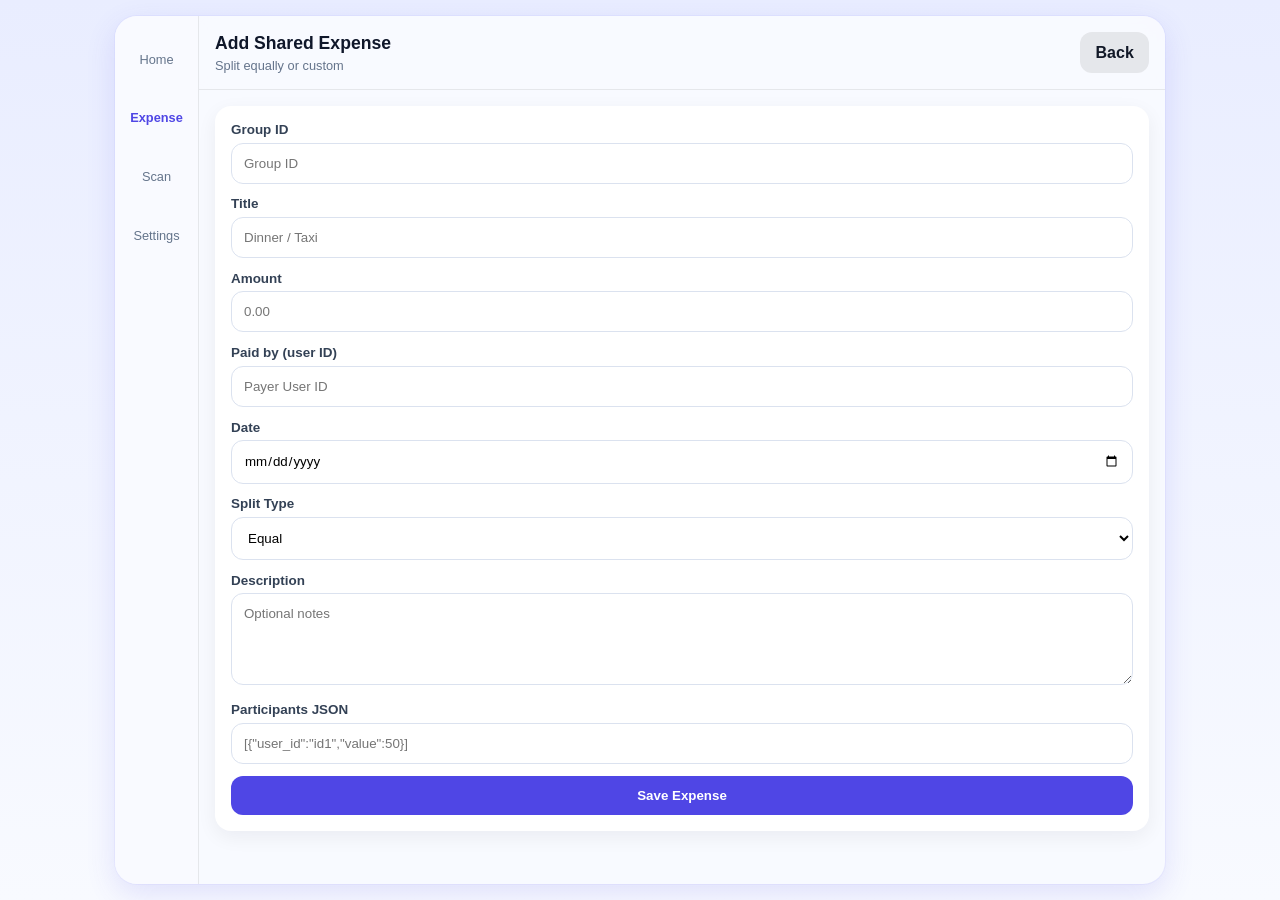
<file: paynest/frontend/add_expense.html>
<!DOCTYPE html>
<html lang="en">
<head>
  <meta charset="UTF-8" />
  <meta name="viewport" content="width=device-width, initial-scale=1.0" />
  <title>Add Expense</title>
  <link rel="stylesheet" href="css/styles.css" />
</head>
<body>
  <div class="mobile-app">
    <nav class="bottom-nav">
      <a href="dashboard.html">Home</a>
      <a class="active" href="add_expense.html">Expense</a>
      <a href="coming_soon.html">Scan</a>
      <a href="settings.html">Settings</a>
    </nav>

    <main class="app-main">
      <header class="app-header">
        <div>
          <div class="brand">Add Shared Expense</div>
          <div class="subtitle">Split equally or custom</div>
        </div>
        <a href="dashboard.html" class="btn">Back</a>
      </header>

      <section class="app-content">
        <form id="expense-form" class="card form-card" style="width:100%;">
          <label>Group ID</label>
          <input name="group_id" placeholder="Group ID" required />

          <label>Title</label>
          <input name="title" placeholder="Dinner / Taxi" required />

          <label>Amount</label>
          <input name="amount" type="number" step="0.01" placeholder="0.00" required />

          <label>Paid by (user ID)</label>
          <input name="paid_by" placeholder="Payer User ID" required />

          <label>Date</label>
          <input name="date" type="date" required />

          <label>Split Type</label>
          <select name="split_type">
            <option value="equal">Equal</option>
            <option value="percentage">Percentage</option>
            <option value="exact">Exact</option>
            <option value="share">Share-based</option>
          </select>

          <label>Description</label>
          <textarea name="description" placeholder="Optional notes"></textarea>

          <label>Participants JSON</label>
          <input name="participants" placeholder='[{"user_id":"id1","value":50}]' required />

          <button class="btn primary block" type="submit">Save Expense</button>
        </form>
      </section>
    </main>
  </div>

  <script src="js/expenses.js"></script>
</body>
</html>
</file>
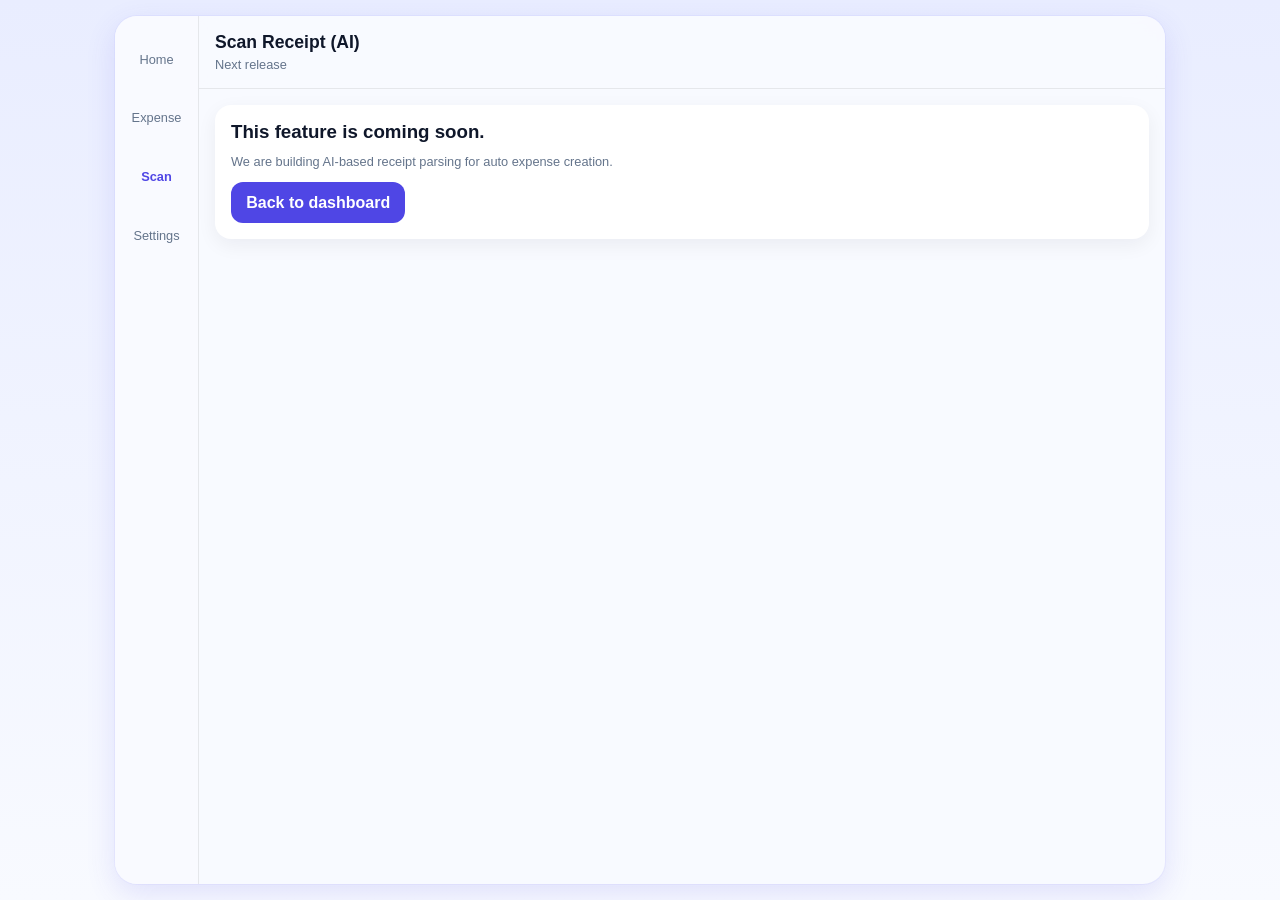
<file: paynest/frontend/coming_soon.html>
<!DOCTYPE html>
<html lang="en">
<head>
  <meta charset="UTF-8" />
  <meta name="viewport" content="width=device-width, initial-scale=1.0" />
  <title>Coming Soon</title>
  <link rel="stylesheet" href="css/styles.css" />
</head>
<body>
  <div class="mobile-app">
    <nav class="bottom-nav">
      <a href="dashboard.html">Home</a>
      <a href="add_expense.html">Expense</a>
      <a class="active" href="coming_soon.html">Scan</a>
      <a href="settings.html">Settings</a>
    </nav>

    <main class="app-main">
      <header class="app-header">
        <div>
          <div class="brand">Scan Receipt (AI)</div>
          <div class="subtitle">Next release</div>
        </div>
      </header>

      <section class="app-content">
        <div class="card">
          <h3>This feature is coming soon.</h3>
          <p class="subtitle">We are building AI-based receipt parsing for auto expense creation.</p>
          <a href="dashboard.html" class="btn primary">Back to dashboard</a>
        </div>
      </section>
    </main>
  </div>
</body>
</html>
</file>
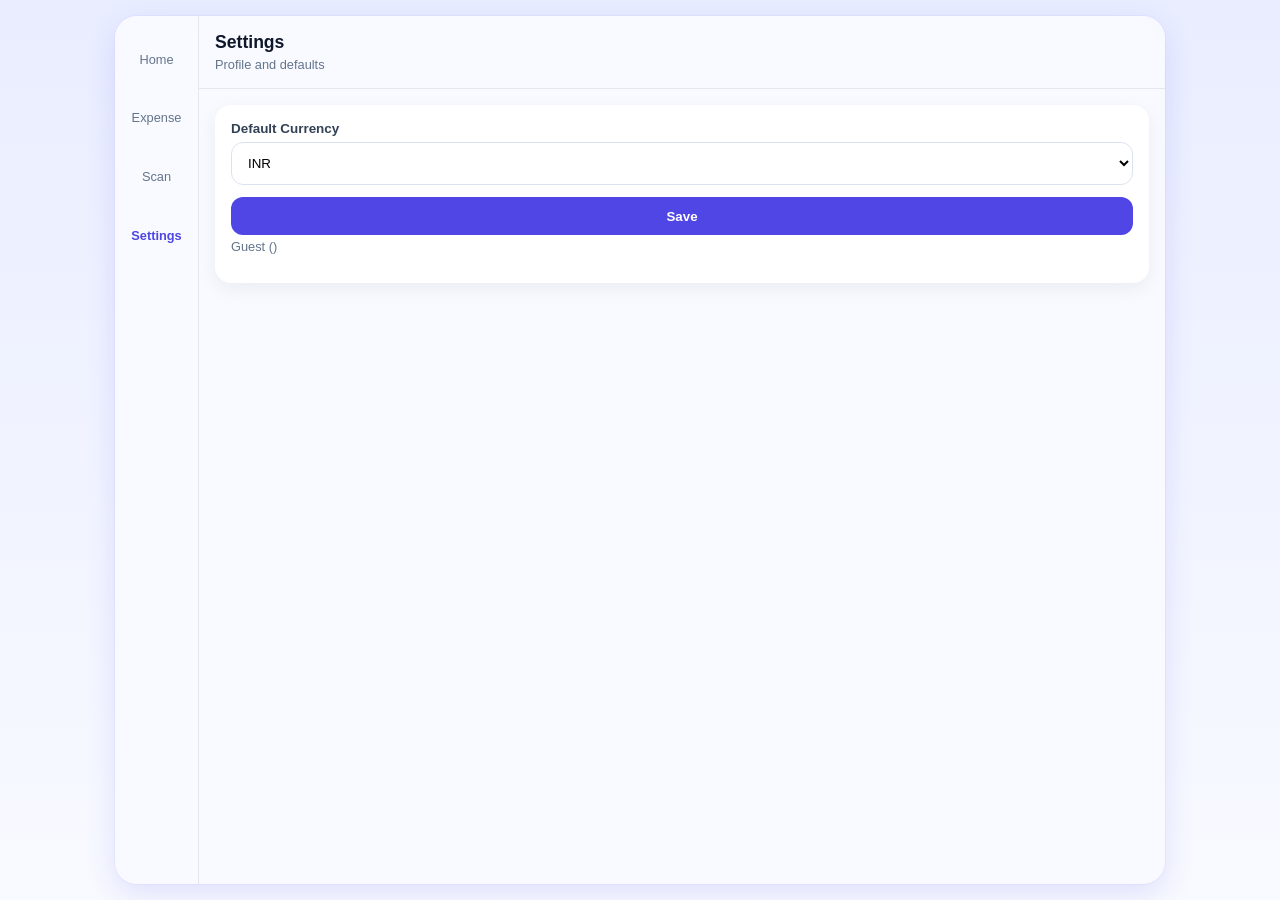
<file: paynest/frontend/settings.html>
<!DOCTYPE html>
<html lang="en">
<head>
  <meta charset="UTF-8" />
  <meta name="viewport" content="width=device-width, initial-scale=1.0" />
  <title>PayNest Settings</title>
  <link rel="stylesheet" href="css/styles.css" />
</head>
<body>
  <div class="mobile-app">
    <nav class="bottom-nav">
      <a href="dashboard.html">Home</a>
      <a href="add_expense.html">Expense</a>
      <a href="coming_soon.html">Scan</a>
      <a class="active" href="settings.html">Settings</a>
    </nav>

    <main class="app-main">
      <header class="app-header">
        <div>
          <div class="brand">Settings</div>
          <div class="subtitle">Profile and defaults</div>
        </div>
      </header>

      <section class="app-content">
        <div class="card form-card" style="width:100%;">
          <label>Default Currency</label>
          <select id="currency">
            <option>INR</option>
            <option>USD</option>
            <option>EUR</option>
            <option>GBP</option>
          </select>
          <button id="save-settings" class="btn primary block">Save</button>
          <p id="profile" class="subtitle"></p>
        </div>
      </section>
    </main>
  </div>
  <script src="js/auth.js"></script>
</body>
</html>
</file>
<file: paynest/frontend/css/styles.css>
:root {
  --bg: #eef2ff;
  --surface: #ffffff;
  --surface-soft: #f8faff;
  --text: #0f172a;
  --muted: #64748b;
  --primary: #4f46e5;
  --primary-strong: #4338ca;
  --success: #16a34a;
  --danger: #dc2626;
  --radius-xl: 22px;
  --radius-lg: 16px;
  --radius-md: 12px;
  --shadow: 0 10px 30px rgba(79, 70, 229, 0.14);
}

* { box-sizing: border-box; font-family: Inter, -apple-system, BlinkMacSystemFont, "Segoe UI", sans-serif; }
body { margin: 0; background: linear-gradient(180deg, #e9edff 0%, #f8faff 100%); color: var(--text); }
a { color: inherit; text-decoration: none; }

.mobile-app {
  width: min(440px, 100%);
  min-height: 100vh;
  margin: 0 auto;
  background: var(--surface-soft);
  position: relative;
  box-shadow: 0 0 0 1px rgba(99, 102, 241, 0.06), var(--shadow);
}

.app-header {
  position: sticky;
  top: 0;
  z-index: 20;
  display: flex;
  justify-content: space-between;
  align-items: center;
  padding: 1rem;
  background: rgba(248, 250, 255, 0.86);
  backdrop-filter: blur(8px);
  border-bottom: 1px solid #e5e7eb;
}

.brand { font-size: 1.1rem; font-weight: 700; }
.subtitle { color: var(--muted); font-size: 0.8rem; margin-top: 0.25rem; }

.app-content { padding: 1rem 1rem 6rem; display: grid; gap: 0.9rem; }
.card {
  background: var(--surface);
  border-radius: var(--radius-lg);
  padding: 1rem;
  box-shadow: 0 6px 20px rgba(15, 23, 42, 0.06);
}
.card h3 { margin: 0 0 0.7rem; }

.row { display: flex; align-items: center; justify-content: space-between; gap: 0.6rem; }
.grid-2 { display: grid; grid-template-columns: repeat(2, minmax(0, 1fr)); gap: 0.75rem; }

.metric { padding: 0.85rem; border-radius: var(--radius-md); background: #f3f5ff; }
.metric span { display: block; color: var(--muted); font-size: 0.78rem; }
.metric strong { font-size: 1.1rem; margin-top: 0.35rem; display: block; }

.btn {
  border: 0;
  background: #e5e7eb;
  color: #111827;
  padding: 0.72rem 0.95rem;
  border-radius: 12px;
  font-weight: 600;
  cursor: pointer;
  display: inline-flex;
  align-items: center;
  justify-content: center;
  gap: 0.35rem;
}
.btn.primary { background: var(--primary); color: #fff; }
.btn.primary:hover { background: var(--primary-strong); }
.btn.block { width: 100%; }
.btn.ghost { background: #eef2ff; color: #3730a3; }

.list { display: grid; gap: 0.65rem; }
.list-item {
  background: #f8faff;
  border-radius: 12px;
  padding: 0.8rem;
  display: flex;
  align-items: center;
  justify-content: space-between;
  gap: 0.6rem;
}
.list-item small { color: var(--muted); }

.bottom-nav {
  position: fixed;
  bottom: 0;
  left: 50%;
  transform: translateX(-50%);
  width: min(440px, 100%);
  display: grid;
  grid-template-columns: repeat(4, 1fr);
  background: #fff;
  border-top: 1px solid #e5e7eb;
  z-index: 30;
}
.bottom-nav a {
  padding: 0.7rem 0.4rem;
  display: grid;
  place-items: center;
  font-size: 0.78rem;
  color: var(--muted);
}
.bottom-nav a.active { color: var(--primary); font-weight: 700; }

.centered-page { min-height: 100vh; display: grid; place-items: center; padding: 1rem; }
.auth-card, .form-card { width: min(420px, 100%); }

label { font-size: 0.84rem; color: #334155; font-weight: 600; display: block; margin-bottom: 0.35rem; }

.auth-actions { display: grid; gap: 0.55rem; margin-top: 0.2rem; }
.divider {
  display: flex;
  align-items: center;
  gap: 0.6rem;
  margin: 0.75rem 0;
  color: var(--muted);
  font-size: 0.8rem;
}
.divider::before,
.divider::after { content: ""; height: 1px; background: #dbe2ef; flex: 1; }
input, select, textarea {
  width: 100%;
  margin: 0 0 0.8rem;
  padding: 0.75rem;
  border-radius: 12px;
  border: 1px solid #dbe2ef;
  background: #fff;
}
textarea { min-height: 92px; resize: vertical; }

canvas { width: 100% !important; max-height: 220px; margin-bottom: 1rem; }

@media (min-width: 860px) {
  .mobile-app {
    width: min(1050px, calc(100% - 2rem));
    border-radius: var(--radius-xl);
    min-height: calc(100vh - 2rem);
    margin: 1rem auto;
    overflow: hidden;
    display: grid;
    grid-template-columns: 84px 1fr;
  }

  .bottom-nav {
    position: static;
    transform: none;
    width: 100%;
    border-top: 0;
    border-right: 1px solid #e5e7eb;
    grid-template-columns: 1fr;
    align-content: start;
    padding-top: 1rem;
    gap: 0.3rem;
    background: #f9faff;
  }

  .bottom-nav a {
    min-height: 54px;
    font-size: 0.8rem;
  }

  .app-main { min-width: 0; }
  .app-content { padding-bottom: 1rem; }
}
</file>
